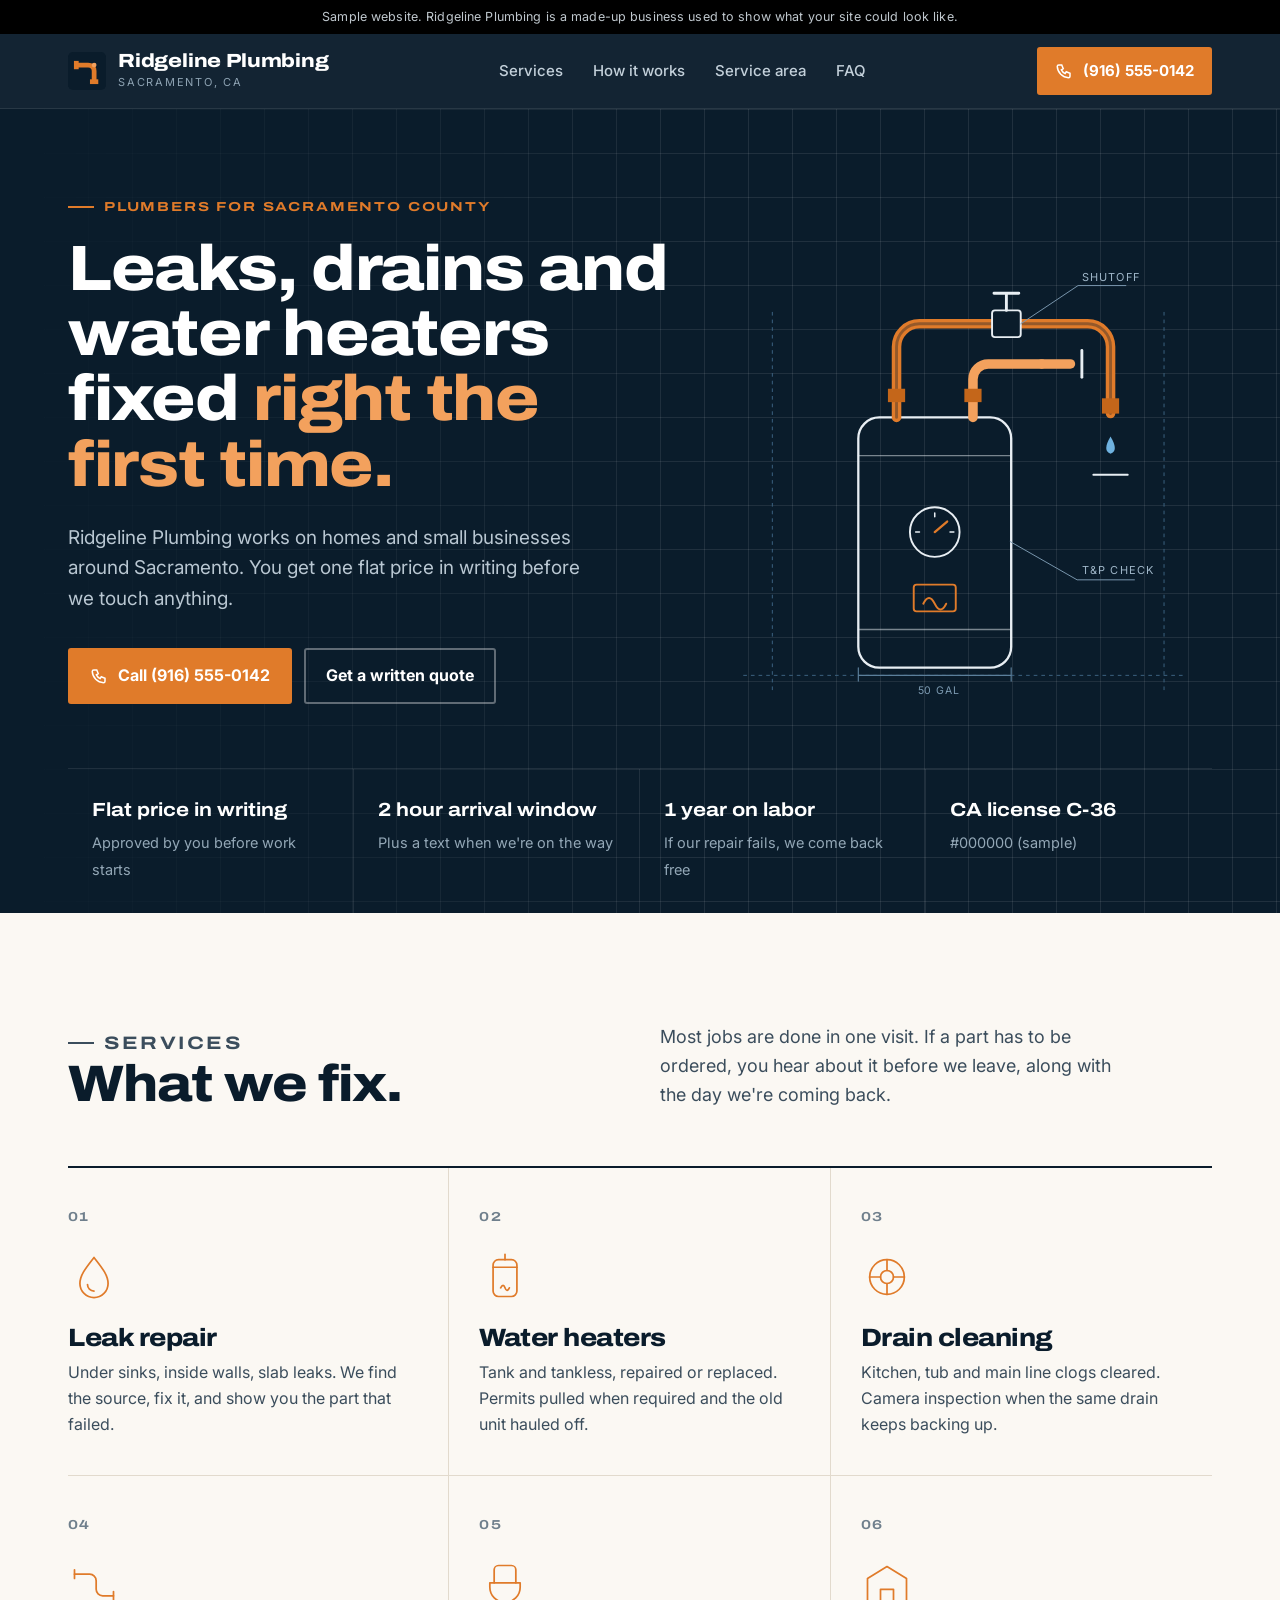
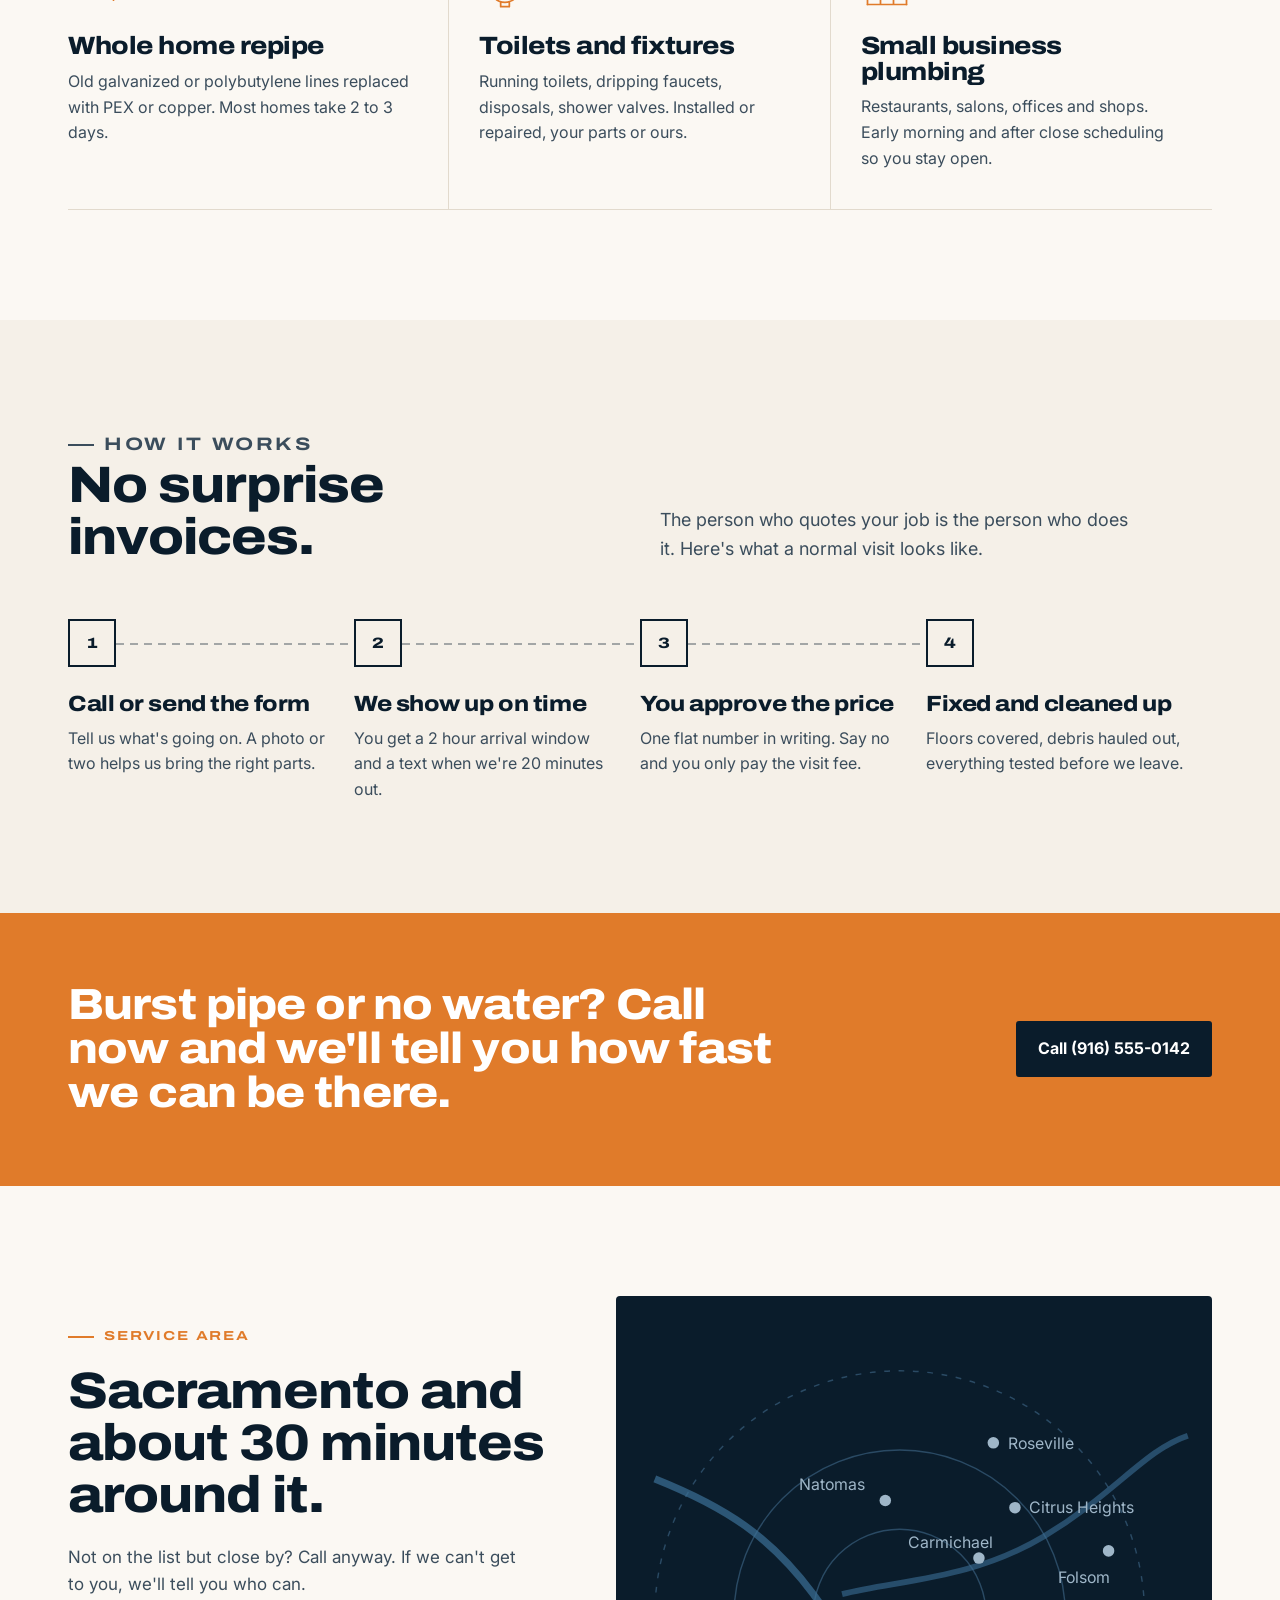
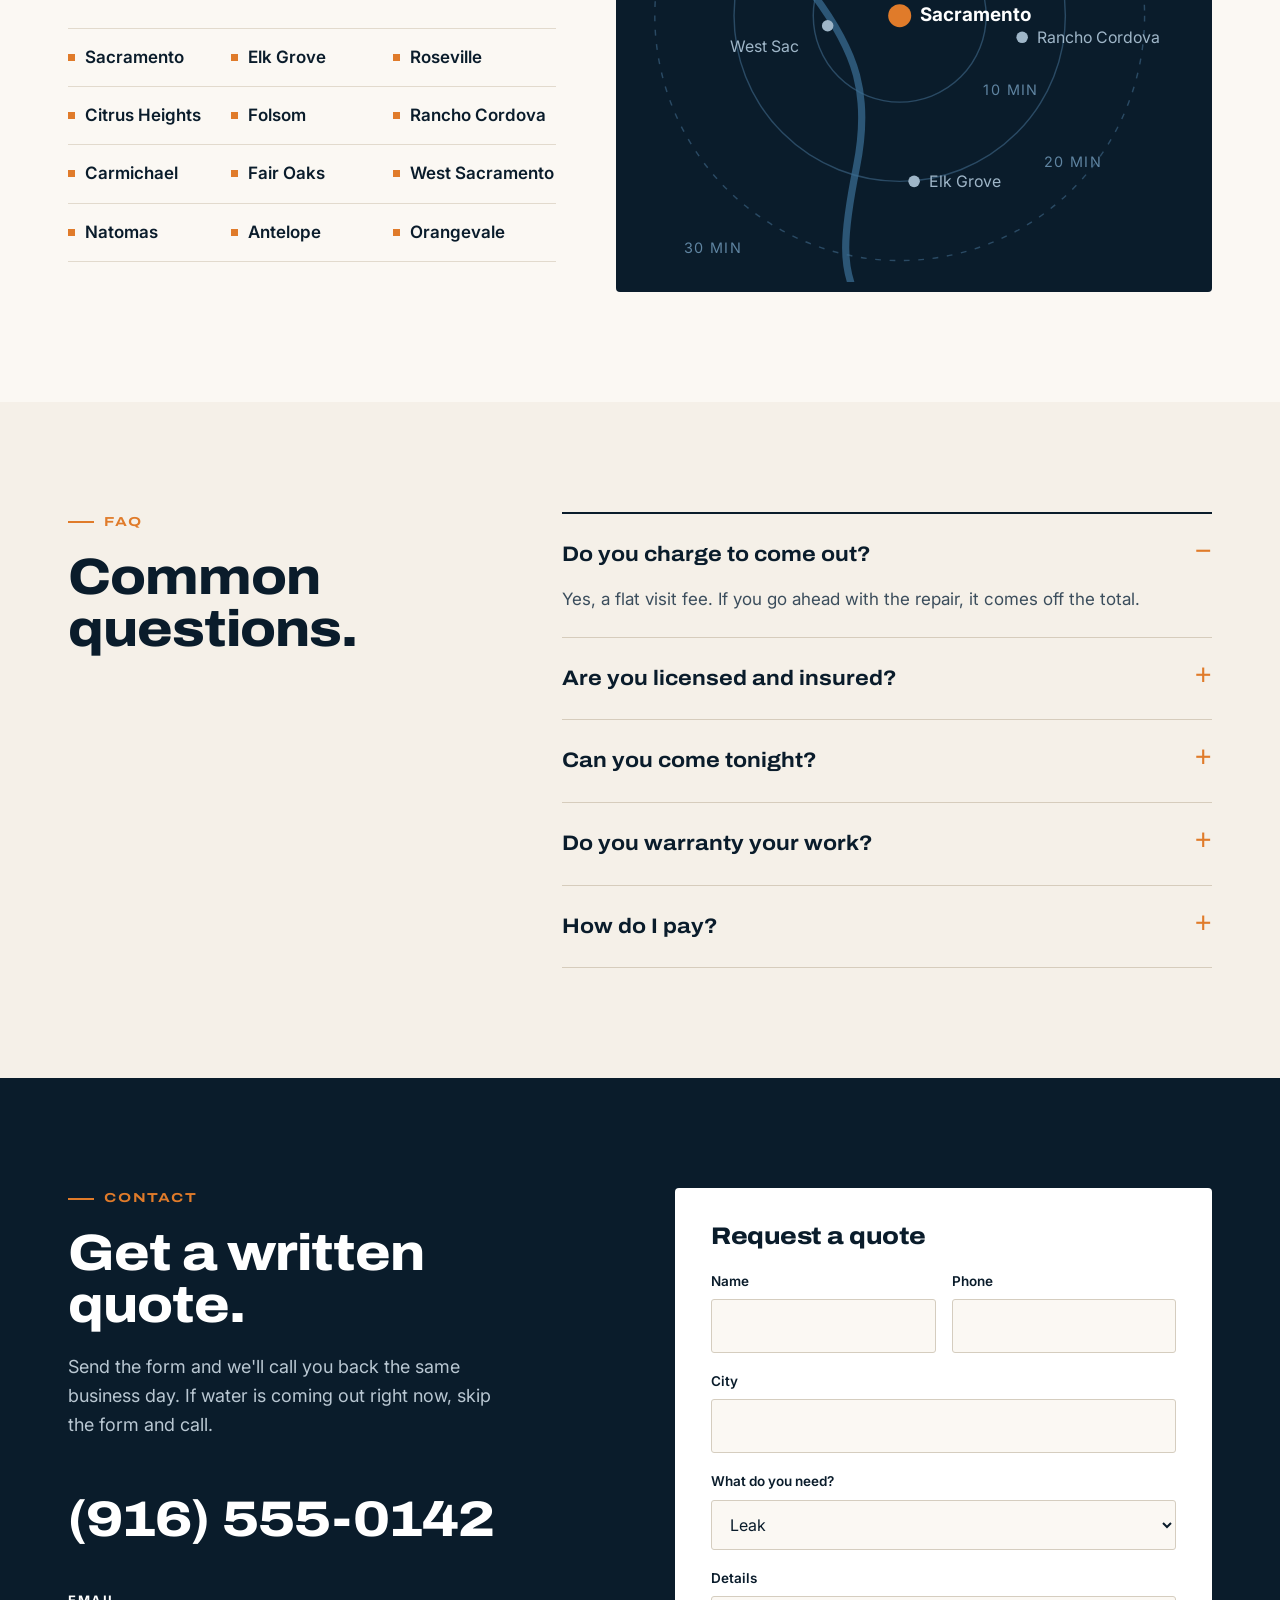
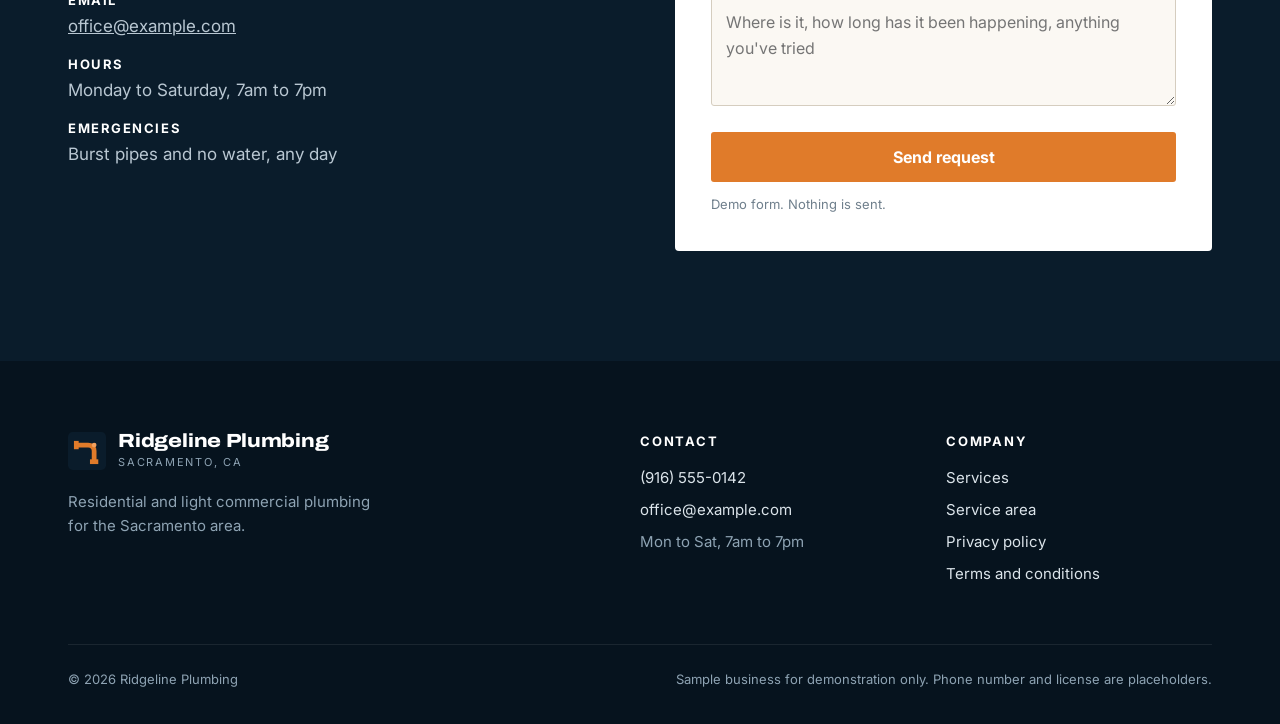
<file: index.html>
<!doctype html>
<html lang="en">
<head>
<meta charset="utf-8">
<meta name="viewport" content="width=device-width,initial-scale=1">
<title>Ridgeline Plumbing | Sacramento Plumbers for Homes and Small Businesses</title>
<meta name="description" content="Licensed plumbers serving Sacramento, Elk Grove, Roseville and nearby. Leaks, water heaters, drains and repipes with a flat price in writing before work starts.">
<link rel="icon" href="/favicon.svg" type="image/svg+xml">
<link rel="preconnect" href="https://fonts.googleapis.com"><link rel="preconnect" href="https://fonts.gstatic.com" crossorigin>
<link href="https://fonts.googleapis.com/css2?family=Archivo:wdth,wght@100..125,600..900&family=Inter:wght@400;500;600;700&display=swap" rel="stylesheet">
<link rel="stylesheet" href="/styles.css">
</head>
<body>
<div class="demo">Sample website. Ridgeline Plumbing is a made-up business used to show what your site could look like.</div>

<header class="top"><div class="wrap nav">
<a class="brand" href="/"><img src="/favicon.svg" alt=""><span><b>Ridgeline Plumbing</b><small>Sacramento, CA</small></span></a>
<ul><li><a href="#services">Services</a></li><li><a href="#process">How it works</a></li><li><a href="#area">Service area</a></li><li><a href="#faq">FAQ</a></li></ul>
<a class="btn" href="tel:+19165550142"><svg viewBox="0 0 24 24" fill="none" stroke="currentColor" stroke-width="2"><path d="M5 4h4l2 5-2.5 1.5a11 11 0 0 0 5 5L15 13l5 2v4a2 2 0 0 1-2 2A16 16 0 0 1 3 6a2 2 0 0 1 2-2"/></svg>(916) 555-0142</a>
</div></header>

<section class="hero" style="padding:0">
<div class="wrap">
<div class="grid">
<div>
<p class="kicker">Plumbers for Sacramento County</p>
<h1>Leaks, drains and water heaters fixed <em>right the first time.</em></h1>
<p class="lead">Ridgeline Plumbing works on homes and small businesses around Sacramento. You get one flat price in writing before we touch anything.</p>
<div class="actions">
<a class="btn" href="tel:+19165550142"><svg viewBox="0 0 24 24" fill="none" stroke="currentColor" stroke-width="2"><path d="M5 4h4l2 5-2.5 1.5a11 11 0 0 0 5 5L15 13l5 2v4a2 2 0 0 1-2 2A16 16 0 0 1 3 6a2 2 0 0 1 2-2"/></svg>Call (916) 555-0142</a>
<a class="btn line" href="#contact">Get a written quote</a>
</div>
</div>
<div class="art" aria-hidden="true">
<svg viewBox="0 0 520 470" fill="none" stroke-linecap="round" stroke-linejoin="round">
<g stroke="#3d6584" stroke-width="1" stroke-dasharray="3 5">
<path d="M60 60v400M470 60v400M30 440h460"/>
</g>
<g stroke="#5b7f9b" stroke-width="1.2">
<path d="M150 432v14M310 432v14M150 440h160"/><text x="212" y="460" fill="#7d9bb2" stroke="none" font-family="Inter" font-size="11" letter-spacing="1">50 GAL</text>
</g>
<rect x="150" y="170" width="160" height="262" rx="22" stroke="#e8eef3" stroke-width="2.4"/>
<path d="M150 210h160M150 392h160" stroke="#e8eef3" stroke-width="1.4" opacity=".5"/>
<rect x="208" y="345" width="44" height="28" rx="3" stroke="#e07b2a" stroke-width="2"/>
<path d="M218 365c4-8 8-8 12 0s8 8 12 0" stroke="#e07b2a" stroke-width="2"/>
<circle cx="230" cy="290" r="26" stroke="#e8eef3" stroke-width="2"/>
<path d="M230 290l13-11" stroke="#e07b2a" stroke-width="2.4"/>
<path d="M210 290h4M246 290h4M230 270v4" stroke="#e8eef3" stroke-width="1.6"/>
<path d="M190 170V96a24 24 0 0 1 24-24h176a24 24 0 0 1 24 24v70" stroke="#e07b2a" stroke-width="10"/>
<path d="M270 170v-40a16 16 0 0 1 16-16h56" stroke="#f3a15d" stroke-width="10"/>
<path d="M190 170V96a24 24 0 0 1 24-24h176a24 24 0 0 1 24 24v70" stroke="#0a1c2b" stroke-width="3" opacity=".35"/>
<rect x="181" y="140" width="18" height="14" fill="#c4661a"/>
<rect x="261" y="140" width="18" height="14" fill="#c4661a"/>
<rect x="405" y="150" width="18" height="16" fill="#c4661a"/>
<rect x="290" y="58" width="30" height="28" rx="3" fill="#0a1c2b" stroke="#e8eef3" stroke-width="2"/>
<path d="M305 58V40M292 40h26" stroke="#e8eef3" stroke-width="3"/>
<path d="M342 114h30" stroke="#f3a15d" stroke-width="10"/>
<path d="M384 100v28" stroke="#e8eef3" stroke-width="3"/>
<path d="M414 190c-6 10-6 16 0 18 6-2 6-8 0-18z" fill="#6fb2e0"/>
<path d="M396 230h36" stroke="#e8eef3" stroke-width="2"/>
<g stroke="#7d9bb2" stroke-width="1"><path d="M320 72l60-40h50"/><path d="M309 300l70 40h60"/></g>
<g fill="#9fb6c8" font-family="Inter" font-size="11.5" letter-spacing="1.2"><text x="384" y="27">SHUTOFF</text><text x="384" y="334">T&amp;P CHECK</text></g>
</svg>
</div>
</div>
<div class="facts">
<div><b>Flat price in writing</b><span>Approved by you before work starts</span></div>
<div><b>2 hour arrival window</b><span>Plus a text when we're on the way</span></div>
<div><b>1 year on labor</b><span>If our repair fails, we come back free</span></div>
<div><b>CA license <span style="white-space:nowrap;color:inherit;font-size:inherit">C-36</span></b><span>#000000 (sample)</span></div>
</div>
</div>
</section>

<section id="services"><div class="wrap">
<div class="head">
<div><p class="kicker">Services</p><h2>What we fix.</h2></div>
<p>Most jobs are done in one visit. If a part has to be ordered, you hear about it before we leave, along with the day we're coming back.</p>
</div>
<div class="svc-list">
<div class="svc"><span class="n">01</span><div class="ic"><svg viewBox="0 0 48 48"><path d="M24 6c7 9 13 16 13 24a13 13 0 0 1-26 0c0-8 6-15 13-24z"/><path d="M18 31a6 6 0 0 0 6 6"/></svg></div><h3>Leak repair</h3><p>Under sinks, inside walls, slab leaks. We find the source, fix it, and show you the part that failed.</p></div>
<div class="svc"><span class="n">02</span><div class="ic"><svg viewBox="0 0 48 48"><rect x="13" y="8" width="22" height="34" rx="5"/><path d="M13 15h22M20 34c1.5-3 3-3 4 0s2.5 3 4 0M24 8V3"/></svg></div><h3>Water heaters</h3><p>Tank and tankless, repaired or replaced. Permits pulled when required and the old unit hauled off.</p></div>
<div class="svc"><span class="n">03</span><div class="ic"><svg viewBox="0 0 48 48"><circle cx="24" cy="24" r="16"/><circle cx="24" cy="24" r="6"/><path d="M24 8v10M24 30v10M8 24h10M30 24h10"/></svg></div><h3>Drain cleaning</h3><p>Kitchen, tub and main line clogs cleared. Camera inspection when the same drain keeps backing up.</p></div>
<div class="svc"><span class="n">04</span><div class="ic"><svg viewBox="0 0 48 48"><path d="M6 14h14a6 6 0 0 1 6 6v8a6 6 0 0 0 6 6h10"/><path d="M6 10v8M42 30v8"/></svg></div><h3>Whole home repipe</h3><p>Old galvanized or polybutylene lines replaced with PEX or copper. Most homes take 2 to 3 days.</p></div>
<div class="svc"><span class="n">05</span><div class="ic"><svg viewBox="0 0 48 48"><path d="M10 22h28v4a14 14 0 0 1-28 0z"/><path d="M14 22V10a4 4 0 0 1 4-4h12a4 4 0 0 1 4 4v12M20 40v4h8v-4"/></svg></div><h3>Toilets and fixtures</h3><p>Running toilets, dripping faucets, disposals, shower valves. Installed or repaired, your parts or ours.</p></div>
<div class="svc"><span class="n">06</span><div class="ic"><svg viewBox="0 0 48 48"><path d="M6 42V18l18-11 18 11v24"/><path d="M18 42V28h12v14M6 42h36"/></svg></div><h3>Small business plumbing</h3><p>Restaurants, salons, offices and shops. Early morning and after close scheduling so you stay open.</p></div>
</div>
</div></section>

<section id="process" class="process"><div class="wrap">
<div class="head">
<div><p class="kicker">How it works</p><h2>No surprise invoices.</h2></div>
<p>The person who quotes your job is the person who does it. Here's what a normal visit looks like.</p>
</div>
<div class="steps">
<div class="step"><div class="num">1</div><h3>Call or send the form</h3><p>Tell us what's going on. A photo or two helps us bring the right parts.</p></div>
<div class="step"><div class="num">2</div><h3>We show up on time</h3><p>You get a 2 hour arrival window and a text when we're 20 minutes out.</p></div>
<div class="step"><div class="num">3</div><h3>You approve the price</h3><p>One flat number in writing. Say no and you only pay the visit fee.</p></div>
<div class="step"><div class="num">4</div><h3>Fixed and cleaned up</h3><p>Floors covered, debris hauled out, everything tested before we leave.</p></div>
</div>
</div></section>

<div class="band"><div class="wrap">
<h2>Burst pipe or no water? Call now and we'll tell you how fast we can be there.</h2>
<a class="btn" href="tel:+19165550142">Call (916) 555-0142</a>
</div></div>

<section id="area" class="area"><div class="wrap">
<div>
<p class="kicker">Service area</p>
<h2>Sacramento and about 30 minutes around it.</h2>
<p style="color:var(--ink2);margin:22px 0 30px;max-width:460px">Not on the list but close by? Call anyway. If we can't get to you, we'll tell you who can.</p>
<ul class="cities"><li>Sacramento</li><li>Elk Grove</li><li>Roseville</li><li>Citrus Heights</li><li>Folsom</li><li>Rancho Cordova</li><li>Carmichael</li><li>Fair Oaks</li><li>West Sacramento</li><li>Natomas</li><li>Antelope</li><li>Orangevale</li></ul>
</div>
<div class="map" aria-hidden="true">
<svg viewBox="0 0 400 400" font-family="Inter" font-size="11">
<g fill="none" stroke="#2a4a64" stroke-width="1"><circle cx="190" cy="215" r="60"/><circle cx="190" cy="215" r="115"/><circle cx="190" cy="215" r="170" stroke-dasharray="4 6"/></g>
<path d="M20 120c50 20 80 40 110 80s40 70 30 120-10 70 0 90" fill="none" stroke="#3b6f96" stroke-width="5" opacity=".7"/>
<path d="M150 200c40-10 90-10 140-40s70-60 100-70" fill="none" stroke="#3b6f96" stroke-width="4" opacity=".6"/>
<g fill="#9fb6c8" stroke="none">
<circle cx="190" cy="215" r="8" fill="#e07b2a"/><text x="204" y="219" fill="#fff" font-weight="700" font-size="13">Sacramento</text>
<circle cx="140" cy="222" r="4"/><text x="72" y="240">West Sac</text>
<circle cx="200" cy="330" r="4"/><text x="210" y="334">Elk Grove</text>
<circle cx="255" cy="95" r="4"/><text x="265" y="99">Roseville</text>
<circle cx="270" cy="140" r="4"/><text x="280" y="144">Citrus Heights</text>
<circle cx="335" cy="170" r="4"/><text x="300" y="192">Folsom</text>
<circle cx="275" cy="230" r="4"/><text x="285" y="234">Rancho Cordova</text>
<circle cx="245" cy="175" r="4"/><text x="196" y="168">Carmichael</text>
<circle cx="180" cy="135" r="4"/><text x="120" y="128">Natomas</text>
</g>
<g fill="#5f84a1" font-size="10" letter-spacing="1"><text x="248" y="270">10 MIN</text><text x="290" y="320">20 MIN</text><text x="40" y="380">30 MIN</text></g>
</svg>
</div>
</div></section>

<section id="faq" class="faq"><div class="wrap">
<div><p class="kicker">FAQ</p><h2>Common questions.</h2></div>
<div>
<details open><summary>Do you charge to come out?</summary><p>Yes, a flat visit fee. If you go ahead with the repair, it comes off the total.</p></details>
<details><summary>Are you licensed and insured?</summary><p>Yes. Our California contractor license number is at the top of this page and printed on every invoice.</p></details>
<details><summary>Can you come tonight?</summary><p>For burst pipes, sewage backups or no water, call and we'll tell you how fast we can get there. Everything else gets scheduled during regular hours.</p></details>
<details><summary>Do you warranty your work?</summary><p>Labor is covered for one year. Parts carry the manufacturer's warranty, and we handle the claim for you.</p></details>
<details><summary>How do I pay?</summary><p>Card, check, Zelle or cash when the job is done.</p></details>
</div>
</div></section>

<section id="contact" class="contact"><div class="wrap">
<div>
<p class="kicker">Contact</p>
<h2>Get a written quote.</h2>
<p class="lead">Send the form and we'll call you back the same business day. If water is coming out right now, skip the form and call.</p>
<a class="big-phone" href="tel:+19165550142">(916) 555-0142</a>
<div class="cinfo">
<div><b>Email</b><a href="mailto:office@example.com">office@example.com</a></div>
<div><b>Hours</b>Monday to Saturday, 7am to 7pm</div>
<div><b>Emergencies</b>Burst pipes and no water, any day</div>
</div>
</div>
<form id="quote">
<h3>Request a quote</h3>
<div class="row"><div><label for="n">Name</label><input id="n" required></div><div><label for="p">Phone</label><input id="p" type="tel" required></div></div>
<label for="c">City</label><input id="c">
<label for="t">What do you need?</label>
<select id="t"><option>Leak</option><option>Water heater</option><option>Clogged drain</option><option>Repipe</option><option>Toilet or fixture</option><option>Something else</option></select>
<label for="m">Details</label><textarea id="m" placeholder="Where is it, how long has it been happening, anything you've tried"></textarea>
<button class="btn" type="submit">Send request</button>
<p class="note">Demo form. Nothing is sent.</p>
<div class="ok" id="ok">Thanks. On a real site this goes straight to the owner's phone and email.</div>
</form>
</div></section>

<footer><div class="wrap">
<div class="cols">
<div><a class="brand" href="/"><img src="/favicon.svg" alt=""><span><b>Ridgeline Plumbing</b><small>Sacramento, CA</small></span></a><p style="max-width:320px;margin-top:18px">Residential and light commercial plumbing for the Sacramento area.</p></div>
<div><h4>Contact</h4><ul><li><a href="tel:+19165550142">(916) 555-0142</a></li><li><a href="mailto:office@example.com">office@example.com</a></li><li>Mon to Sat, 7am to 7pm</li></ul></div>
<div><h4>Company</h4><ul><li><a href="#services">Services</a></li><li><a href="#area">Service area</a></li><li><a href="/privacy">Privacy policy</a></li><li><a href="/terms">Terms and conditions</a></li></ul></div>
</div>
<div class="legal"><span>&copy; 2026 Ridgeline Plumbing</span><span>Sample business for demonstration only. Phone number and license are placeholders.</span></div>
</div></footer>

<a class="mobile-call" href="tel:+19165550142">Call (916) 555-0142</a>
<script>document.getElementById('quote').addEventListener('submit',function(e){e.preventDefault();document.getElementById('ok').style.display='block'});</script>
</body>
</html>
</file>
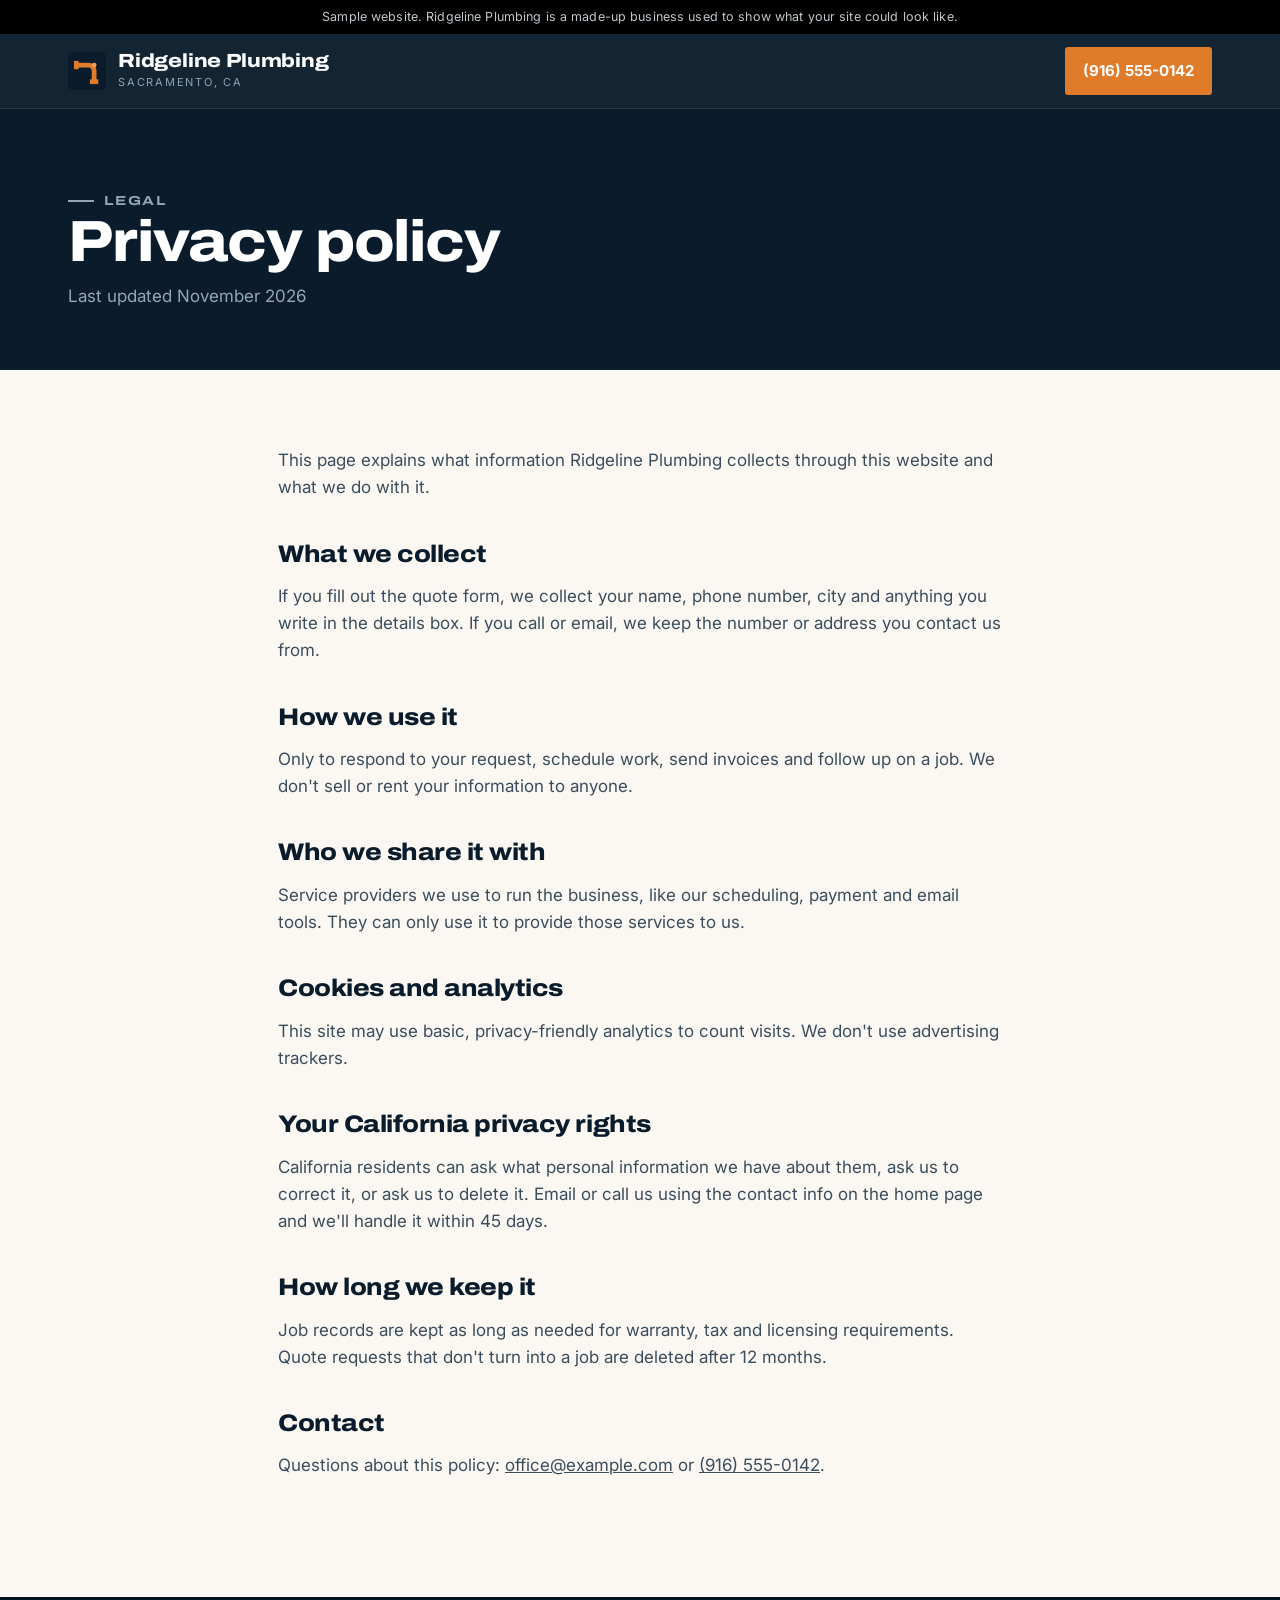
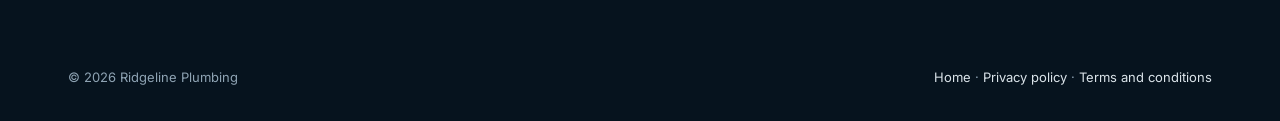
<file: privacy.html>
<!doctype html>
<html lang="en">
<head>
<meta charset="utf-8">
<meta name="viewport" content="width=device-width,initial-scale=1">
<title>Privacy policy | Ridgeline Plumbing</title>
<link rel="icon" href="/favicon.svg" type="image/svg+xml">
<link href="https://fonts.googleapis.com/css2?family=Archivo:wdth,wght@100..125,600..900&family=Inter:wght@400;500;600;700&display=swap" rel="stylesheet">
<link rel="stylesheet" href="/styles.css">
</head>
<body style="padding-bottom:0">
<div class="demo">Sample website. Ridgeline Plumbing is a made-up business used to show what your site could look like.</div>
<header class="top"><div class="wrap nav"><a class="brand" href="/"><img src="/favicon.svg" alt=""><span><b>Ridgeline Plumbing</b><small>Sacramento, CA</small></span></a><a class="btn" href="tel:+19165550142">(916) 555-0142</a></div></header>
<div class="doc-hero"><div class="wrap"><p class="kicker">Legal</p><h1>Privacy policy</h1><p>Last updated November 2026</p></div></div>
<main class="wrap doc">
<p>This page explains what information Ridgeline Plumbing collects through this website and what we do with it.</p>
<h2>What we collect</h2>
<p>If you fill out the quote form, we collect your name, phone number, city and anything you write in the details box. If you call or email, we keep the number or address you contact us from.</p>
<h2>How we use it</h2>
<p>Only to respond to your request, schedule work, send invoices and follow up on a job. We don't sell or rent your information to anyone.</p>
<h2>Who we share it with</h2>
<p>Service providers we use to run the business, like our scheduling, payment and email tools. They can only use it to provide those services to us.</p>
<h2>Cookies and analytics</h2>
<p>This site may use basic, privacy-friendly analytics to count visits. We don't use advertising trackers.</p>
<h2>Your California privacy rights</h2>
<p>California residents can ask what personal information we have about them, ask us to correct it, or ask us to delete it. Email or call us using the contact info on the home page and we'll handle it within 45 days.</p>
<h2>How long we keep it</h2>
<p>Job records are kept as long as needed for warranty, tax and licensing requirements. Quote requests that don't turn into a job are deleted after 12 months.</p>
<h2>Contact</h2>
<p>Questions about this policy: <a href="mailto:office@example.com">office@example.com</a> or <a href="tel:+19165550142">(916) 555-0142</a>.</p>
</main>
<footer><div class="wrap"><div class="legal" style="border:0;margin:0;padding:0"><span>&copy; 2026 Ridgeline Plumbing</span><span><a href="/">Home</a> &middot; <a href="/privacy">Privacy policy</a> &middot; <a href="/terms">Terms and conditions</a></span></div></div></footer>
</body>
</html>
</file>
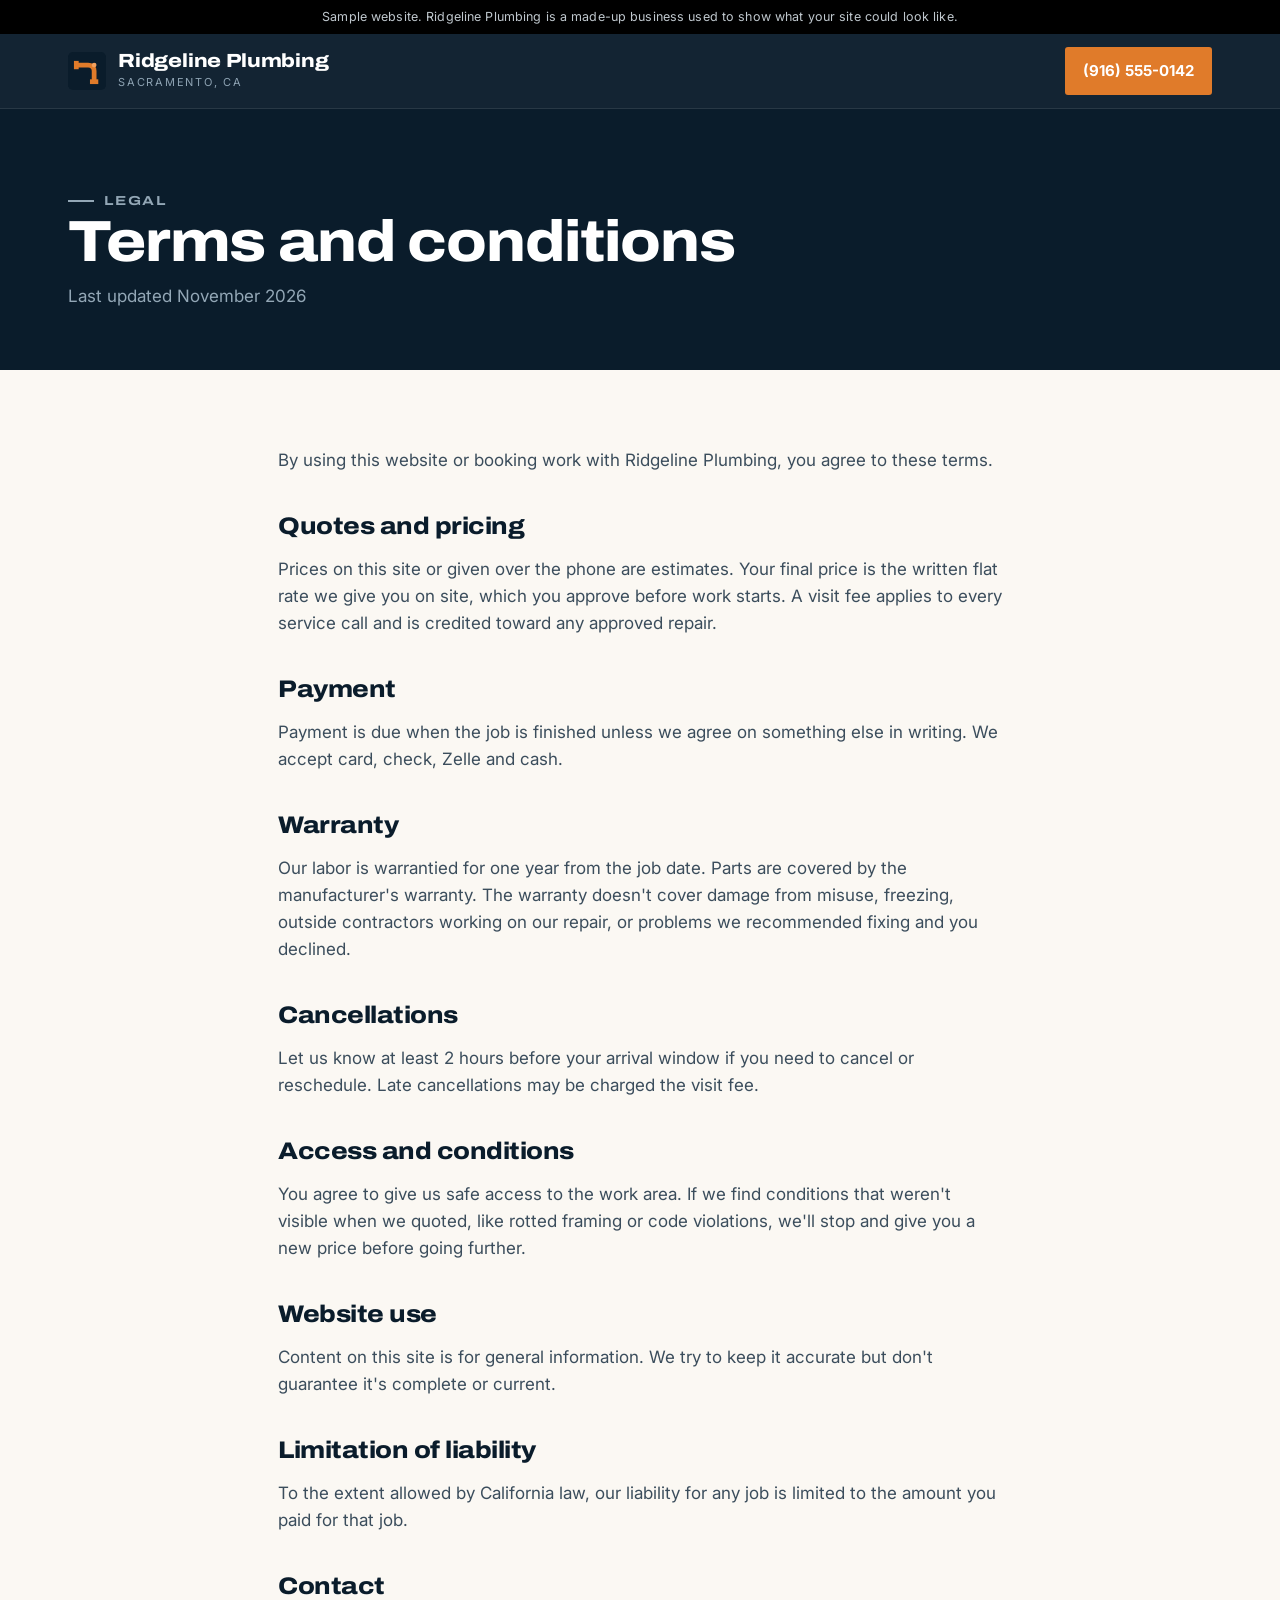
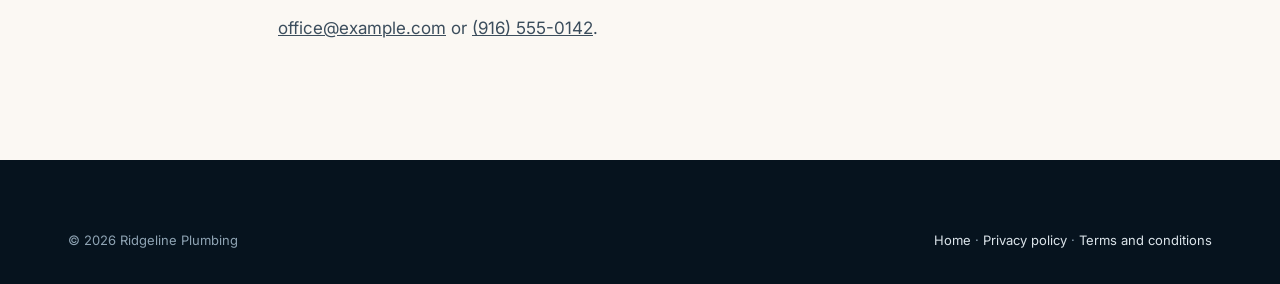
<file: terms.html>
<!doctype html>
<html lang="en">
<head>
<meta charset="utf-8">
<meta name="viewport" content="width=device-width,initial-scale=1">
<title>Terms and conditions | Ridgeline Plumbing</title>
<link rel="icon" href="/favicon.svg" type="image/svg+xml">
<link href="https://fonts.googleapis.com/css2?family=Archivo:wdth,wght@100..125,600..900&family=Inter:wght@400;500;600;700&display=swap" rel="stylesheet">
<link rel="stylesheet" href="/styles.css">
</head>
<body style="padding-bottom:0">
<div class="demo">Sample website. Ridgeline Plumbing is a made-up business used to show what your site could look like.</div>
<header class="top"><div class="wrap nav"><a class="brand" href="/"><img src="/favicon.svg" alt=""><span><b>Ridgeline Plumbing</b><small>Sacramento, CA</small></span></a><a class="btn" href="tel:+19165550142">(916) 555-0142</a></div></header>
<div class="doc-hero"><div class="wrap"><p class="kicker">Legal</p><h1>Terms and conditions</h1><p>Last updated November 2026</p></div></div>
<main class="wrap doc">
<p>By using this website or booking work with Ridgeline Plumbing, you agree to these terms.</p>
<h2>Quotes and pricing</h2>
<p>Prices on this site or given over the phone are estimates. Your final price is the written flat rate we give you on site, which you approve before work starts. A visit fee applies to every service call and is credited toward any approved repair.</p>
<h2>Payment</h2>
<p>Payment is due when the job is finished unless we agree on something else in writing. We accept card, check, Zelle and cash.</p>
<h2>Warranty</h2>
<p>Our labor is warrantied for one year from the job date. Parts are covered by the manufacturer's warranty. The warranty doesn't cover damage from misuse, freezing, outside contractors working on our repair, or problems we recommended fixing and you declined.</p>
<h2>Cancellations</h2>
<p>Let us know at least 2 hours before your arrival window if you need to cancel or reschedule. Late cancellations may be charged the visit fee.</p>
<h2>Access and conditions</h2>
<p>You agree to give us safe access to the work area. If we find conditions that weren't visible when we quoted, like rotted framing or code violations, we'll stop and give you a new price before going further.</p>
<h2>Website use</h2>
<p>Content on this site is for general information. We try to keep it accurate but don't guarantee it's complete or current.</p>
<h2>Limitation of liability</h2>
<p>To the extent allowed by California law, our liability for any job is limited to the amount you paid for that job.</p>
<h2>Contact</h2>
<p><a href="mailto:office@example.com">office@example.com</a> or <a href="tel:+19165550142">(916) 555-0142</a>.</p>
</main>
<footer><div class="wrap"><div class="legal" style="border:0;margin:0;padding:0"><span>&copy; 2026 Ridgeline Plumbing</span><span><a href="/">Home</a> &middot; <a href="/privacy">Privacy policy</a> &middot; <a href="/terms">Terms and conditions</a></span></div></div></footer>
</body>
</html>
</file>
<file: styles.css>
:root{
  --navy:#0a1c2b;--navy2:#10293d;--navy3:#183852;--line-d:rgba(255,255,255,.09);
  --copper:#e07b2a;--copper-d:#c4661a;--copper-l:#f3a15d;
  --cream:#f5f0e8;--paper:#fbf8f3;--ink:#0a1c2b;--ink2:#3b4d5c;--muted:#6f7f8c;--line:#e2dacd;
  --display:"Archivo",system-ui,sans-serif;--body:"Inter",system-ui,-apple-system,Segoe UI,Roboto,sans-serif
}
*{box-sizing:border-box}html{scroll-behavior:smooth}
body{margin:0;font-family:var(--body);color:var(--ink);background:var(--paper);line-height:1.6;font-size:17px;-webkit-font-smoothing:antialiased}
a{color:inherit}img,svg{max-width:100%;display:block}
.wrap{max-width:1200px;margin:0 auto;padding:0 28px}
h1,h2,h3,.display{font-family:var(--display);font-stretch:112%;letter-spacing:-.02em;line-height:1.02;margin:0}
.kicker{font-family:var(--display);font-stretch:125%;font-weight:700;font-size:13px;letter-spacing:.14em;text-transform:uppercase;color:var(--copper);display:flex;align-items:center;gap:10px;margin:0 0 18px}
.kicker:before{content:"";width:26px;height:2px;background:currentColor}
.demo{background:#000;color:#bfc7cd;font-size:12.5px;text-align:center;padding:7px 16px;letter-spacing:.01em}
header.top{position:sticky;top:0;z-index:30;background:rgba(10,28,43,.96);backdrop-filter:blur(8px);border-bottom:1px solid var(--line-d)}
.nav{display:flex;align-items:center;justify-content:space-between;height:74px;gap:20px}
.brand{display:flex;align-items:center;gap:12px;text-decoration:none;color:#fff}
.brand img{width:38px;height:38px}
.brand b{font-family:var(--display);font-stretch:118%;font-weight:800;font-size:19px;letter-spacing:-.01em;display:block;line-height:1}
.brand small{display:block;font-size:11px;letter-spacing:.16em;text-transform:uppercase;color:#8ea3b3;margin-top:4px}
.nav ul{display:flex;gap:30px;list-style:none;margin:0;padding:0}
.nav ul a{color:#c3d0da;text-decoration:none;font-size:15px;font-weight:500}
.nav ul a:hover{color:#fff}
.btn{display:inline-flex;align-items:center;gap:10px;background:var(--copper);color:#fff;font-weight:700;text-decoration:none;padding:15px 22px;border-radius:3px;border:0;font-size:16px;cursor:pointer;font-family:var(--body);transition:background .15s}
.btn:hover{background:var(--copper-d)}
.btn svg{width:18px;height:18px}
.btn.line{background:transparent;color:#fff;box-shadow:inset 0 0 0 2px rgba(255,255,255,.35)}
.btn.line:hover{box-shadow:inset 0 0 0 2px #fff;background:transparent}
.btn.dark{background:var(--navy)}.btn.dark:hover{background:var(--navy3)}
.nav .btn{padding:12px 18px;font-size:15px}
.hero{position:relative;background:var(--navy);color:#fff;overflow:hidden}
.hero:before{content:"";position:absolute;inset:0;background-image:linear-gradient(var(--line-d) 1px,transparent 1px),linear-gradient(90deg,var(--line-d) 1px,transparent 1px);background-size:44px 44px;mask-image:linear-gradient(90deg,transparent,#000 55%);-webkit-mask-image:linear-gradient(90deg,transparent 0%,#000 55%)}
.hero .grid{position:relative;display:grid;grid-template-columns:1.1fr .9fr;gap:40px;align-items:center;padding:88px 0 0}
.hero h1{font-size:clamp(38px,5vw,66px);font-weight:800}
.hero h1 em{font-style:normal;color:var(--copper-l)}
.hero .lead{font-size:19px;color:#b9c7d2;max-width:540px;margin:26px 0 34px}
.hero .actions{display:flex;gap:12px;flex-wrap:wrap}
.hero .art{align-self:end}
.hero .art svg{width:100%;height:auto}
.facts{position:relative;display:grid;grid-template-columns:repeat(4,1fr);border-top:1px solid var(--line-d);margin-top:64px}
.facts div{padding:26px 24px 30px;border-right:1px solid var(--line-d)}
.facts div:last-child{border-right:0}
.facts b{display:block;font-family:var(--display);font-stretch:115%;font-size:19px;font-weight:700;margin-bottom:4px}
.facts span{color:#93a7b6;font-size:14.5px}
section{padding:110px 0}
.head{display:grid;grid-template-columns:1fr 1fr;gap:40px;align-items:end;margin-bottom:56px}
h2{font-size:clamp(34px,4vw,54px);font-weight:800}
.head p{color:var(--ink2);margin:0;max-width:480px;font-size:18px}
.svc-list{display:grid;grid-template-columns:repeat(3,1fr);border-top:2px solid var(--ink)}
.svc{padding:34px 30px 38px 0;border-bottom:1px solid var(--line);position:relative}
.svc:not(:nth-child(3n)){border-right:1px solid var(--line)}
.svc:not(:nth-child(3n+1)){padding-left:30px}
.svc .n{font-family:var(--display);font-stretch:125%;font-size:13px;font-weight:700;color:var(--muted);letter-spacing:.1em}
.svc .ic{width:52px;height:52px;margin:22px 0 22px;color:var(--copper)}
.svc .ic svg{width:52px;height:52px;fill:none;stroke:currentColor;stroke-width:1.6;stroke-linecap:round;stroke-linejoin:round}
.svc h3{font-size:25px;font-weight:800;margin-bottom:10px}
.svc p{margin:0;color:var(--ink2);font-size:16px}
.process{background:var(--cream)}
.steps{display:grid;grid-template-columns:repeat(4,1fr);gap:0;position:relative}
.step{padding:0 26px 0 0;position:relative}
.step .num{font-family:var(--display);font-stretch:125%;font-weight:800;font-size:15px;width:48px;height:48px;border:2px solid var(--ink);display:flex;align-items:center;justify-content:center;background:var(--cream);position:relative;z-index:1}
.step:not(:last-child):after{content:"";position:absolute;top:24px;left:48px;right:0;height:2px;background:repeating-linear-gradient(90deg,var(--ink) 0 8px,transparent 8px 14px);opacity:.35}
.step h3{font-size:22px;font-weight:800;margin:26px 0 10px}
.step p{margin:0;color:var(--ink2);font-size:16px}
.band{background:var(--copper);color:#fff;padding:70px 0}
.band .wrap{display:flex;align-items:center;justify-content:space-between;gap:30px;flex-wrap:wrap}
.band h2{font-size:clamp(28px,3.4vw,44px);max-width:720px}
.band .btn{background:var(--navy)}.band .btn:hover{background:var(--navy3)}
.area .wrap{display:grid;grid-template-columns:.9fr 1.1fr;gap:60px;align-items:center}
.cities{display:grid;grid-template-columns:repeat(3,1fr);gap:0;padding:0;margin:0;list-style:none;border-top:1px solid var(--line)}
.cities li{padding:15px 0;border-bottom:1px solid var(--line);font-weight:600;display:flex;align-items:center;gap:10px}
.cities li:before{content:"";width:7px;height:7px;background:var(--copper)}
.map{background:var(--navy);border-radius:4px;padding:10px;aspect-ratio:1/1}
.map svg{width:100%;height:100%}
.faq{background:var(--cream)}
.faq .wrap{display:grid;grid-template-columns:.8fr 1.2fr;gap:60px}
.faq details{border-bottom:1px solid #d6ccbc;padding:24px 0}
.faq details:first-child{border-top:2px solid var(--ink)}
.faq summary{font-family:var(--display);font-stretch:110%;font-weight:700;font-size:21px;cursor:pointer;list-style:none;display:flex;justify-content:space-between;gap:20px}
.faq summary::-webkit-details-marker{display:none}
.faq summary:after{content:"+";font-size:28px;line-height:.8;color:var(--copper);font-weight:400}
.faq details[open] summary:after{content:"\2212"}
.faq details p{margin:14px 0 0;color:var(--ink2);max-width:620px}
.contact{background:var(--navy);color:#fff}
.contact .wrap{display:grid;grid-template-columns:1fr 1fr;gap:70px;align-items:start}
.contact h2{color:#fff}
.contact .lead{color:#b9c7d2;font-size:18px;margin:22px 0 40px;max-width:440px}
.big-phone{font-family:var(--display);font-stretch:118%;font-weight:800;font-size:clamp(34px,4vw,50px);color:#fff;text-decoration:none;display:block;letter-spacing:-.02em}
.big-phone:hover{color:var(--copper-l)}
.cinfo{margin-top:30px;display:grid;gap:14px;color:#b9c7d2}
.cinfo b{color:#fff;display:block;font-size:13px;letter-spacing:.12em;text-transform:uppercase;margin-bottom:2px}
form{background:#fff;color:var(--ink);border-radius:4px;padding:36px}
form h3{font-size:24px;font-weight:800;margin-bottom:22px}
label{display:block;font-weight:600;font-size:13.5px;margin:0 0 7px}
input,select,textarea{width:100%;padding:13px 14px;border:1px solid #d5cdbf;border-radius:3px;font:inherit;font-size:16px;margin-bottom:18px;background:var(--paper);color:var(--ink)}
input:focus,select:focus,textarea:focus{outline:2px solid var(--copper);outline-offset:-1px;background:#fff}
textarea{min-height:110px;resize:vertical}
.row{display:grid;grid-template-columns:1fr 1fr;gap:16px}
form .btn{width:100%;justify-content:center}
.note{font-size:13px;color:var(--muted);margin:12px 0 0}
.ok{display:none;background:#e9f4ec;border:1px solid #b9dbbf;padding:14px;border-radius:3px;margin-top:14px;font-size:15px}
footer{background:#06131e;color:#8ea3b3;padding:70px 0 34px;font-size:15px}
footer .cols{display:grid;grid-template-columns:2fr 1fr 1fr;gap:40px}
footer a{color:#dbe4ea;text-decoration:none}footer a:hover{color:#fff}
footer h4{color:#fff;margin:0 0 14px;font-size:13px;letter-spacing:.14em;text-transform:uppercase}
footer ul{list-style:none;padding:0;margin:0}footer li{margin-bottom:8px}
footer .legal{border-top:1px solid rgba(255,255,255,.08);margin-top:50px;padding-top:24px;font-size:13px;display:flex;justify-content:space-between;gap:20px;flex-wrap:wrap}
.doc-hero{background:var(--navy);color:#fff;padding:70px 0 60px}
.doc-hero h1{font-size:clamp(36px,5vw,58px);font-weight:800}
.doc-hero p{color:#93a7b6;margin:12px 0 0}
.doc{max-width:780px;padding:60px 28px 100px}
.doc h2{font-size:24px;margin:40px 0 10px}
.doc p{color:var(--ink2)}
.mobile-call{display:none}
@media (max-width:980px){
  .nav ul{display:none}
  .hero .grid{grid-template-columns:1fr;padding-top:60px}.hero .art{max-width:520px}
  .facts{grid-template-columns:1fr 1fr}.facts div:nth-child(2){border-right:0}.facts div:nth-child(-n+2){border-bottom:1px solid var(--line-d)}
  .head,.area .wrap,.faq .wrap,.contact .wrap{grid-template-columns:1fr;gap:30px}
  .svc-list{grid-template-columns:1fr 1fr}
  .svc,.svc:not(:nth-child(3n+1)){padding:30px 24px 32px 0;border-right:0}
  .svc:nth-child(odd){border-right:1px solid var(--line)}.svc:nth-child(even){padding-left:24px}
  .steps{grid-template-columns:1fr 1fr;gap:44px 0}.step:nth-child(2):after{display:none}
  .map{max-width:460px}
  footer .cols{grid-template-columns:1fr 1fr}
}
@media (max-width:620px){
  body{font-size:16px;padding-bottom:58px}.wrap{padding:0 18px}
  section{padding:72px 0}
  .nav{height:64px}.nav .btn{display:none}.brand small{display:none}
  .hero .grid{padding-top:46px}.hero .lead{font-size:17px}
  .hero .actions{flex-direction:column}.hero .actions .btn{justify-content:center}
  .facts b{font-size:16px}.facts span{font-size:13.5px}.hero .art{margin:0 -10px}
  .facts{margin-top:44px}.facts div{padding:20px 14px 22px}
  .svc-list{grid-template-columns:1fr}.svc,.svc:nth-child(even),.svc:nth-child(odd),.svc:not(:nth-child(3n+1)){padding:28px 0;border-right:0}
  .steps{grid-template-columns:1fr;gap:34px}.step:after{display:none}
  .cities{grid-template-columns:1fr 1fr}
  form{padding:24px}.row{grid-template-columns:1fr}
  footer .cols{grid-template-columns:1fr}
  .mobile-call{display:flex;align-items:center;justify-content:center;gap:10px;position:fixed;left:0;right:0;bottom:0;background:var(--copper);color:#fff;font-weight:800;padding:17px;text-decoration:none;z-index:40}
}
</file>
